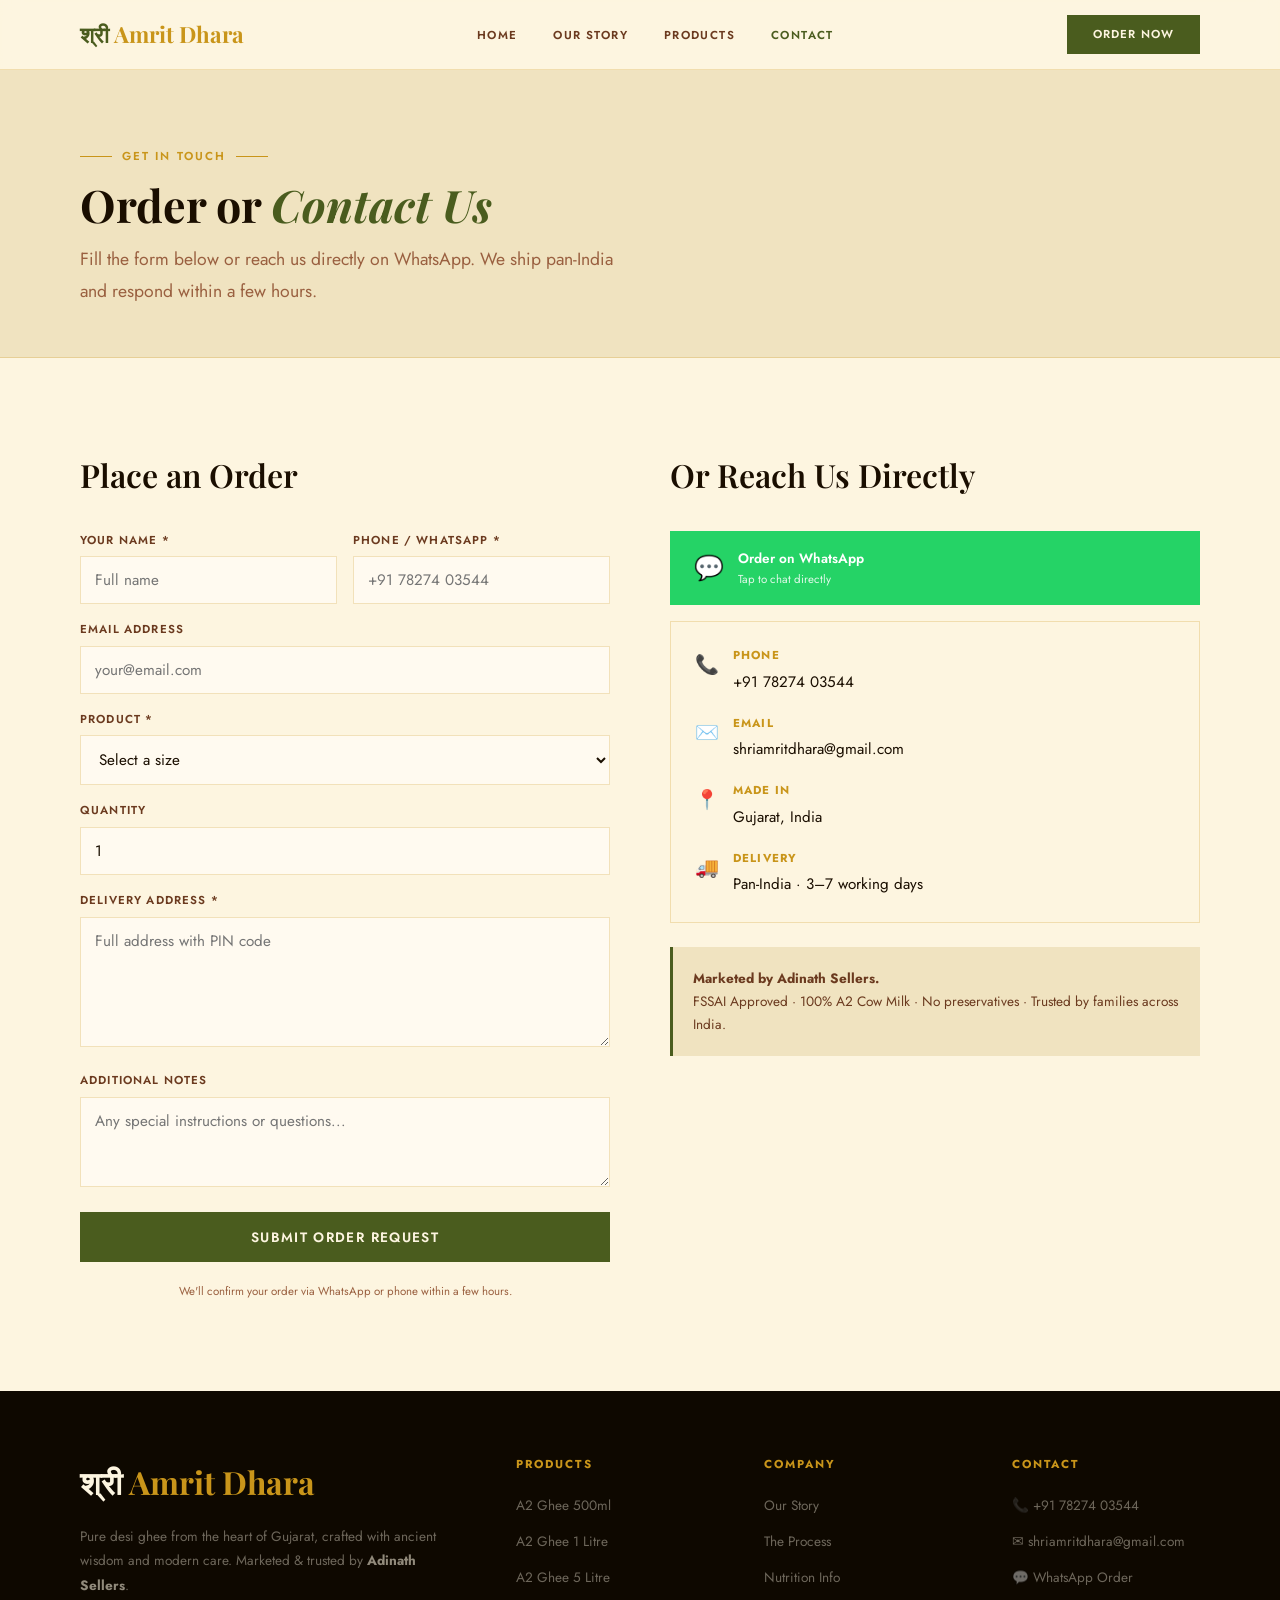
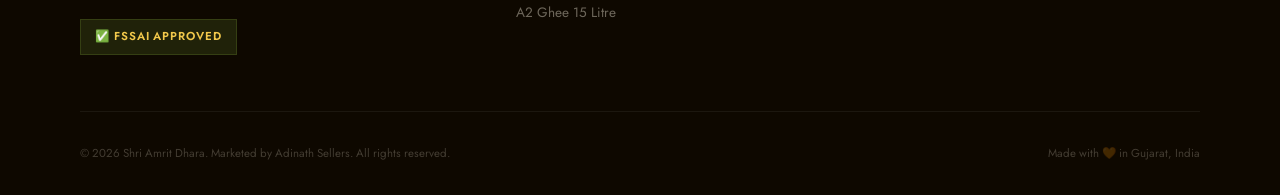
<file: contact.html>
<!DOCTYPE html>
<html lang="en">
<head>
  <meta charset="UTF-8">
  <meta name="viewport" content="width=device-width, initial-scale=1.0">
  <title>Contact & Order — Shri Amrit Dhara A2 Cow Ghee</title>
  <link rel="stylesheet" href="style.css">
</head>
<body>

  <!-- NAVIGATION -->
  <nav class="nav">
    <a href="index.html" class="nav-brand">श्री <span>Amrit Dhara</span></a>
    <ul class="nav-links">
      <li><a href="index.html">Home</a></li>
      <li><a href="about.html">Our Story</a></li>
      <li><a href="products.html">Products</a></li>
      <li><a href="contact.html" class="active">Contact</a></li>
    </ul>
    <a href="contact.html" class="nav-cta">Order Now</a>
  </nav>

  <div class="page-start"></div>


  <!-- PAGE HERO -->
  <div class="page-hero">
    <div class="label">Get in Touch</div>
    <h1 class="h2">Order or <em class="olive">Contact Us</em></h1>
    <p class="lead">
      Fill the form below or reach us directly on WhatsApp.
      We ship pan-India and respond within a few hours.
    </p>
  </div>


  <!-- ============================================================
       CONTACT LAYOUT
       ============================================================ -->
  <section class="section">
    <div class="two-col" style="gap: 60px; align-items: flex-start;">

      <!-- LEFT: Order Form -->
      <div>
        <h3 class="h3" style="margin-bottom: 28px;">Place an Order</h3>

        <!--
          HOW TO MAKE THIS FORM WORK ON NETLIFY:
          Netlify handles form submissions for free — no backend needed.
          Just add  data-netlify="true"  to the <form> tag (already done below).
          Netlify will email you every submission.
          Change the "action" to any thank-you page you want after submit.
        -->
        <form
          class="form"
          name="order"
          method="POST"
          data-netlify="true"
          action="/index.html"
        >
          <!-- Netlify needs this hidden input -->
          <input type="hidden" name="form-name" value="order">

          <div class="form-row">
            <div>
              <label for="name">Your Name *</label>
              <input type="text" id="name" name="name" placeholder="Full name" required>
            </div>
            <div>
              <label for="phone">Phone / WhatsApp *</label>
              <input type="tel" id="phone" name="phone" placeholder="+91 78274 03544" required>
            </div>
          </div>

          <div>
            <label for="email">Email Address</label>
            <input type="email" id="email" name="email" placeholder="your@email.com">
          </div>

          <div>
            <label for="product">Product *</label>
            <select id="product" name="product" required>
              <option value="" disabled selected>Select a size</option>
              <option value="500ml">A2 Cow Ghee — 500ml Glass Jar (₹1,100)</option>
              <option value="1L">A2 Cow Ghee — 1 Litre Glass Jar (₹2,200)</option>
              <option value="5L">A2 Cow Ghee — 5 Litre Tin (₹9,500)</option>
              <option value="15L">A2 Cow Ghee — 15 Litre Tin (₹27,000)</option>
            </select>
          </div>

          <div>
            <label for="qty">Quantity</label>
            <input type="number" id="qty" name="quantity" placeholder="How many units?" min="1" value="1">
          </div>

          <div>
            <label for="address">Delivery Address *</label>
            <textarea id="address" name="address" placeholder="Full address with PIN code" required></textarea>
          </div>

          <div>
            <label for="message">Additional Notes</label>
            <textarea id="message" name="message" placeholder="Any special instructions or questions..." style="min-height: 90px;"></textarea>
          </div>

          <button type="submit" class="btn btn-primary" style="width: 100%; font-size: var(--text-sm); padding: 15px;">
            Submit Order Request
          </button>

          <p style="font-size: var(--text-xs); color: var(--color-text-light); text-align: center; margin-top: 4px;">
            We'll confirm your order via WhatsApp or phone within a few hours.
          </p>
        </form>
      </div>

      <!-- RIGHT: Direct contact info -->
      <div>
        <h3 class="h3" style="margin-bottom: 28px;">Or Reach Us Directly</h3>

        <!-- WhatsApp button -->
        <a
          href="https://wa.me/917827403544?text=Hi%2C%20I%20want%20to%20order%20Amrit%20Dhara%20A2%20Ghee"
          target="_blank"
          style="
            display: flex; align-items: center; gap: 14px;
            background: #25D366; color: white;
            padding: 16px 24px; margin-bottom: 16px;
            font-size: var(--text-sm); font-weight: 600;
            transition: opacity 0.2s;
          "
        >
          <!--
            TO ACTIVATE WHATSAPP BUTTON:
            Replace  917827403544  with your actual phone number
            Example: 919876543210 for +91 98765 43210
          -->
          <span style="font-size: 1.5rem;">💬</span>
          <div>
            <div>Order on WhatsApp</div>
            <div style="font-size: var(--text-xs); opacity: 0.85; font-weight: 400;">Tap to chat directly</div>
          </div>
        </a>

        <!-- Contact details box -->
        <div style="
          border: 1px solid var(--color-border);
          padding: 24px;
          display: flex; flex-direction: column; gap: 18px;
        ">
          <div style="display: flex; gap: 14px; align-items: flex-start;">
            <span style="font-size: 1.2rem; flex-shrink: 0; margin-top: 2px;">📞</span>
            <div>
              <div style="font-size: var(--text-xs); font-weight: 700; letter-spacing: .1em; text-transform: uppercase; color: var(--color-gold); margin-bottom: 4px;">Phone</div>
              <!--
                REPLACE WITH YOUR ACTUAL NUMBER:
              -->
              <a href="tel:+917827403544" style="font-size: var(--text-base); color: var(--color-text-dark);">+91 78274 03544</a>
            </div>
          </div>

          <div style="display: flex; gap: 14px; align-items: flex-start;">
            <span style="font-size: 1.2rem; flex-shrink: 0; margin-top: 2px;">✉️</span>
            <div>
              <div style="font-size: var(--text-xs); font-weight: 700; letter-spacing: .1em; text-transform: uppercase; color: var(--color-gold); margin-bottom: 4px;">Email</div>
              <!--
                REPLACE WITH YOUR ACTUAL EMAIL:
              -->
              <a href="mailto:shriamritdhara@gmail.com" style="font-size: var(--text-base); color: var(--color-text-dark);">shriamritdhara@gmail.com</a>
            </div>
          </div>

          <div style="display: flex; gap: 14px; align-items: flex-start;">
            <span style="font-size: 1.2rem; flex-shrink: 0; margin-top: 2px;">📍</span>
            <div>
              <div style="font-size: var(--text-xs); font-weight: 700; letter-spacing: .1em; text-transform: uppercase; color: var(--color-gold); margin-bottom: 4px;">Made In</div>
              <div style="font-size: var(--text-base); color: var(--color-text-dark);">Gujarat, India</div>
            </div>
          </div>

          <div style="display: flex; gap: 14px; align-items: flex-start;">
            <span style="font-size: 1.2rem; flex-shrink: 0; margin-top: 2px;">🚚</span>
            <div>
              <div style="font-size: var(--text-xs); font-weight: 700; letter-spacing: .1em; text-transform: uppercase; color: var(--color-gold); margin-bottom: 4px;">Delivery</div>
              <div style="font-size: var(--text-base); color: var(--color-text-dark);">Pan-India · 3–7 working days</div>
            </div>
          </div>
        </div>

        <!-- Trust notes -->
        <div style="margin-top: 24px; padding: 20px; background: var(--color-cream-dark); border-left: 3px solid var(--color-olive);">
          <p style="font-size: var(--text-sm); color: var(--color-text-mid); line-height: 1.7;">
            <strong>Marketed by Adinath Sellers.</strong><br>
            FSSAI Approved · 100% A2 Cow Milk ·
            No preservatives · Trusted by families across India.
          </p>
        </div>
      </div>

    </div>
  </section>


  <!-- FOOTER -->
  <footer>
    <div class="footer-grid">
      <div>
        <div class="footer-brand-name">श्री <span>Amrit Dhara</span></div>
        <p class="footer-desc">
          Pure desi ghee from the heart of Gujarat, crafted with ancient wisdom
          and modern care. Marketed &amp; trusted by <strong style="color:rgba(253,245,224,.55)">Adinath Sellers</strong>.
        </p>
        <div class="footer-cert">✅ FSSAI Approved</div>
      </div>
      <div class="footer-col">
        <h5>Products</h5>
        <ul>
          <li><a href="products.html">A2 Ghee 500ml</a></li>
          <li><a href="products.html">A2 Ghee 1 Litre</a></li>
          <li><a href="products.html">A2 Ghee 5 Litre</a></li>
          <li><a href="products.html">A2 Ghee 15 Litre</a></li>
        </ul>
      </div>
      <div class="footer-col">
        <h5>Company</h5>
        <ul>
          <li><a href="about.html">Our Story</a></li>
          <li><a href="about.html">The Process</a></li>
          <li><a href="products.html">Nutrition Info</a></li>
        </ul>
      </div>
      <div class="footer-col">
        <h5>Contact</h5>
        <ul>
          <li><a href="tel:+917827403544">📞 +91 78274 03544</a></li>
          <li><a href="mailto:shriamritdhara@gmail.com">✉ shriamritdhara@gmail.com</a></li>
          <li><a href="https://wa.me/917827403544?text=Hi,%20I%20want%20to%20order%20Amrit%20Dhara%20A2%20Ghee" target="_blank">💬 WhatsApp Order</a></li>
        </ul>
      </div>
    </div>
    <div class="footer-bottom">
      <p>© 2026 Shri Amrit Dhara. Marketed by Adinath Sellers. All rights reserved.</p>
      <p>Made with 🧡 in Gujarat, India</p>
    </div>
  </footer>

</body>
</html>
</file>
<file: style.css>
/* ============================================================
   AMRIT DHARA — MASTER STYLESHEET
   style.css
   
   HOW TO USE THIS FILE:
   - All "EDIT HERE" sections are at the TOP of this file
   - Change a value once → it updates on every page
   - Sections below those are layout/structure (rarely need editing)
   ============================================================ */


/* ============================================================
   1. EDIT FONTS HERE
   ============================================================
   To change fonts:
   1. Go to fonts.google.com
   2. Pick a font, click "Get embed code"
   3. Replace the @import line below
   4. Replace the font name in the variables

   Current fonts:
   - Headings : Playfair Display (elegant serif)
   - Body text : Jost (clean, readable sans-serif)
   ============================================================ */

@import url('https://fonts.googleapis.com/css2?family=Playfair+Display:ital,wght@0,600;0,700;1,400&family=Jost:wght@300;400;500;600&display=swap');

:root {
  --font-heading : 'Playfair Display', Georgia, serif;
  --font-body    : 'Jost', Arial, sans-serif;

  --text-xs   : 0.72rem;   /* tiny labels */
  --text-sm   : 0.85rem;   /* captions, fine print */
  --text-base : 0.95rem;   /* body paragraphs */
  --text-md   : 1.1rem;    /* lead text */
  --text-lg   : 1.4rem;    /* sub-headings */
  --text-xl   : 2rem;      /* section headings */
  --text-2xl  : 2.8rem;    /* page titles */
  --text-3xl  : 3.6rem;    /* hero headline */
}


/* ============================================================
   2. EDIT COLORS HERE
   ============================================================ */

:root {
  /* Brand colors */
  --color-gold       : #c9951a;   /* gold accent — used for labels, icons */
  --color-gold-light : #f2c84b;   /* lighter gold — used in dark sections */
  --color-olive      : #4a5c1e;   /* main green — buttons, headers */
  --color-olive-dark : #384714;   /* darker green — hover states */

  /* Backgrounds */
  --color-cream      : #fdf5e0;   /* main page background */
  --color-cream-dark : #f0e3c0;   /* slightly darker cream — cards, alt rows */
  --color-ivory      : #fffaf0;   /* pure white-ish — product cards */
  --color-dark       : #1a0e00;   /* near-black — dark sections, footer */

  /* Text */
  --color-text-dark  : #1a0e00;   /* headings */
  --color-text-mid   : #6b3a1f;   /* subheadings, labels */
  --color-text-light : #9a6040;   /* body text, descriptions */

  /* Borders */
  --color-border     : rgba(201, 149, 26, 0.25);
}


/* ============================================================
   3. EDIT SPACING HERE
   ============================================================
   These control padding inside sections and gaps between elements.
   Increase a value to add more breathing room.
   ============================================================ */

:root {
  --section-padding-y : 90px;    /* top/bottom padding for each section */
  --section-padding-x : 80px;    /* left/right padding for each section */
  --card-padding      : 24px;    /* padding inside product / info cards */
  --card-gap          : 24px;    /* gap between cards in a grid */
  --nav-height        : 70px;    /* height of the top navigation bar */
}


/* ============================================================
   4. EDIT IMAGE SIZES HERE
   ============================================================
   aspect-ratio controls the shape of each image slot.
   "4/3" = landscape, "1/1" = square, "3/4" = portrait.
   ============================================================ */

:root {
  --img-hero-ratio    : 7/5;     /* hero product image shape */
  --img-card-ratio    : 1/1;     /* product card image shape */
  --img-story-ratio   : 1/1;     /* story section tall image */
  --img-wide-ratio   : 1/1;   /* fixed height for full-width image strips */
}


/* ============================================================
   RESET & BASE — no need to edit below here regularly
   ============================================================ */

*, *::before, *::after {
  box-sizing: border-box;
  margin: 0;
  padding: 0;
}

html {
  scroll-behavior: smooth;
}

body {
  font-family: var(--font-body);
  font-size: var(--text-base);
  background-color: var(--color-cream);
  color: var(--color-text-dark);
  line-height: 1.7;
  overflow-x: hidden;
}

img {
  display: block;
  width: 100%;
  height: 100%;
  object-fit: cover;
}

a {
  text-decoration: none;
  color: inherit;
}

ul {
  list-style: none;
}


/* ============================================================
   NAVIGATION
   ============================================================ */

.nav {
  position: fixed;
  top: 0; left: 0; right: 0;
  z-index: 100;
  height: var(--nav-height);
  display: flex;
  align-items: center;
  justify-content: space-between;
  padding: 0 var(--section-padding-x);
  background: rgba(253, 245, 224, 0.94);
  backdrop-filter: blur(10px);
  border-bottom: 1px solid var(--color-border);
}

.nav-brand {
  font-family: var(--font-heading);
  font-size: var(--text-lg);
  font-weight: 700;
  color: var(--color-olive);
}

.nav-brand span {
  color: var(--color-gold);
}

.nav-links {
  display: flex;
  gap: 36px;
}

.nav-links a {
  font-size: var(--text-xs);
  font-weight: 600;
  letter-spacing: 0.12em;
  text-transform: uppercase;
  color: var(--color-text-mid);
  transition: color 0.2s;
}

.nav-links a:hover,
.nav-links a.active {
  color: var(--color-olive);
}

.nav-cta {
  display: inline-block;
  background: var(--color-olive);
  color: var(--color-cream) !important;
  padding: 10px 26px;
  font-size: var(--text-xs);
  font-weight: 600;
  letter-spacing: 0.1em;
  text-transform: uppercase;
  transition: background 0.2s;
}

.nav-cta:hover {
  background: var(--color-olive-dark);
}

/* page offset so content isn't hidden behind fixed nav */
.page-start {
  padding-top: var(--nav-height);
}


/* ============================================================
   BUTTONS
   ============================================================ */

.btn {
  display: inline-block;
  padding: 13px 32px;
  font-family: var(--font-body);
  font-size: var(--text-xs);
  font-weight: 600;
  letter-spacing: 0.1em;
  text-transform: uppercase;
  cursor: pointer;
  border: none;
  transition: all 0.2s;
}

.btn-primary {
  background: var(--color-olive);
  color: var(--color-cream);
}

.btn-primary:hover {
  background: var(--color-olive-dark);
  transform: translateY(-2px);
}

.btn-outline {
  background: transparent;
  color: var(--color-olive);
  border: 1.5px solid var(--color-olive);
}

.btn-outline:hover {
  background: var(--color-olive);
  color: var(--color-cream);
}

.btn-gold {
  background: var(--color-gold);
  color: #fff;
}

.btn-gold:hover {
  background: var(--color-gold-light);
  color: var(--color-dark);
}


/* ============================================================
   SECTION WRAPPERS
   ============================================================ */

.section {
  padding: var(--section-padding-y) var(--section-padding-x);
}

.section-dark {
  background: var(--color-dark);
  padding: var(--section-padding-y) var(--section-padding-x);
}

.section-ivory {
  background: var(--color-ivory);
  padding: var(--section-padding-y) var(--section-padding-x);
}

.section-cream-dark {
  background: var(--color-cream-dark);
  padding: var(--section-padding-y) var(--section-padding-x);
}


/* ============================================================
   SECTION LABELS + HEADINGS (reusable across all pages)
   ============================================================ */

.label {
  display: inline-flex;
  align-items: center;
  gap: 10px;
  font-size: var(--text-xs);
  font-weight: 600;
  letter-spacing: 0.18em;
  text-transform: uppercase;
  color: var(--color-gold);
  margin-bottom: 16px;
}

.label::before,
.label::after {
  content: '';
  width: 32px;
  height: 1px;
  background: var(--color-gold);
  flex-shrink: 0;
}

.label-light {
  color: var(--color-gold-light);
}

.label-light::before,
.label-light::after {
  background: var(--color-gold-light);
}

.h1 {
  font-family: var(--font-heading);
  font-size: var(--text-3xl);
  font-weight: 700;
  line-height: 1.15;
  color: var(--color-text-dark);
}

.h2 {
  font-family: var(--font-heading);
  font-size: var(--text-2xl);
  font-weight: 700;
  line-height: 1.2;
  color: var(--color-text-dark);
  margin-bottom: 14px;
}

.h2-light {
  color: var(--color-cream);
}

.h3 {
  font-family: var(--font-heading);
  font-size: var(--text-xl);
  font-weight: 600;
  color: var(--color-text-dark);
}

.lead {
  font-size: var(--text-md);
  color: var(--color-text-light);
  line-height: 1.8;
  max-width: 540px;
}

.lead-light {
  color: rgba(253, 245, 224, 0.65);
}

em.gold {
  font-style: italic;
  color: var(--color-gold);
}

em.olive {
  font-style: italic;
  color: var(--color-olive);
}

em.gold-light {
  font-style: italic;
  color: var(--color-gold-light);
}

.text-center { text-align: center; }
.text-center .lead { margin: 0 auto; }


/* ============================================================
   IMAGE SLOTS
   Wrap your <img> tags in these divs to control shape/size.
   ============================================================ */

.img-hero {
  aspect-ratio: var(--img-hero-ratio);
  overflow: hidden;
  background: var(--color-cream-dark);
}

.img-card {
  aspect-ratio: var(--img-card-ratio);
  overflow: hidden;
  background: var(--color-cream-dark);
}

.img-story {
  aspect-ratio: var(--img-story-ratio);
  overflow: hidden;
  background: var(--color-cream-dark);
}

.img-wide {
  height: var(--img-wide-height);
  overflow: hidden;
  background: var(--color-cream-dark);
}

.img-full {
  /* full-width strip — set height inline if needed */
  width: 100%;
  overflow: hidden;
  background: var(--color-dark);
}


/* ============================================================
   TRUST BAR
   ============================================================ */

.trust-bar {
  background: var(--color-olive);
  padding: 14px var(--section-padding-x);
  display: flex;
  justify-content: center;
  flex-wrap: wrap;
  gap: 48px;
}

.trust-item {
  display: flex;
  align-items: center;
  gap: 8px;
  font-size: var(--text-xs);
  font-weight: 600;
  letter-spacing: 0.1em;
  text-transform: uppercase;
  color: var(--color-cream-dark);
}


/* ============================================================
   PRODUCT CARDS
   ============================================================ */

.products-grid {
  display: grid;
  grid-template-columns: repeat(4, 1fr);
  gap: var(--card-gap);
}

.product-card {
  background: var(--color-ivory);
  border: 1px solid var(--color-border);
  display: flex;
  flex-direction: column;
  transition: transform 0.25s, box-shadow 0.25s;
}

.product-card:hover {
  transform: translateY(-5px);
  box-shadow: 0 16px 40px rgba(62, 31, 0, 0.1);
}

.product-card .img-card {
  position: relative;
}

.product-badge {
  position: absolute;
  top: 10px; left: 10px;
  background: var(--color-olive);
  color: var(--color-cream);
  font-size: 0.6rem;
  font-weight: 700;
  letter-spacing: 0.1em;
  text-transform: uppercase;
  padding: 4px 10px;
}

.product-badge.gold {
  background: var(--color-gold);
}

.product-info {
  padding: var(--card-padding);
  flex: 1;
  display: flex;
  flex-direction: column;
}

.product-info h3 {
  font-family: var(--font-heading);
  font-size: var(--text-lg);
  font-weight: 600;
  color: var(--color-text-dark);
  margin-bottom: 4px;
}

.product-info .volume {
  font-size: var(--text-xs);
  color: var(--color-text-light);
  letter-spacing: 0.08em;
  text-transform: uppercase;
  margin-bottom: 12px;
}

.product-info .price {
  font-family: var(--font-heading);
  font-size: var(--text-xl);
  font-weight: 700;
  color: var(--color-olive);
  margin-top: auto;
  margin-bottom: 16px;
}

.product-info .btn {
  width: 100%;
  text-align: center;
}


/* ============================================================
   BENEFITS LIST
   ============================================================ */

.benefits-list {
  display: flex;
  flex-direction: column;
  margin-top: 36px;
}

.benefit-item {
  display: flex;
  align-items: flex-start;
  gap: 16px;
  padding: 16px 0;
  border-bottom: 1px solid rgba(255, 255, 255, 0.07);
  transition: padding-left 0.2s;
}

.benefit-item:hover {
  padding-left: 6px;
}

.benefit-check {
  width: 34px;
  height: 34px;
  border-radius: 50%;
  background: rgba(201, 149, 26, 0.15);
  border: 1px solid rgba(201, 149, 26, 0.4);
  display: flex;
  align-items: center;
  justify-content: center;
  color: var(--color-gold-light);
  font-size: 0.85rem;
  flex-shrink: 0;
}

.benefit-text h4 {
  font-size: var(--text-base);
  font-weight: 600;
  color: var(--color-cream);
  margin-bottom: 2px;
}

.benefit-text p {
  font-size: var(--text-sm);
  color: rgba(253, 245, 224, 0.5);
  line-height: 1.5;
}


/* ============================================================
   PROCESS STEPS
   ============================================================ */

.steps {
  display: flex;
  flex-direction: column;
  gap: 24px;
  margin-top: 36px;
}

.step {
  display: flex;
  gap: 20px;
  align-items: flex-start;
}

.step-num {
  font-family: var(--font-heading);
  font-size: 2.5rem;
  font-weight: 700;
  color: rgba(201, 149, 26, 0.2);
  line-height: 1;
  flex-shrink: 0;
  width: 50px;
}

.step-body h4 {
  font-family: var(--font-heading);
  font-size: var(--text-base);
  font-weight: 600;
  color: var(--color-text-dark);
  margin-bottom: 4px;
}

.step-body p {
  font-size: var(--text-sm);
  color: var(--color-text-light);
  line-height: 1.7;
}


/* ============================================================
   NUTRITION TABLE
   ============================================================ */

.nutrition-table {
  width: 100%;
  border-collapse: collapse;
  margin-top: 28px;
}

.nutrition-table caption {
  font-family: var(--font-heading);
  font-size: var(--text-base);
  font-weight: 700;
  text-align: left;
  padding-bottom: 14px;
  color: var(--color-text-dark);
}

.nutrition-table th {
  background: var(--color-olive);
  color: var(--color-cream);
  font-size: var(--text-xs);
  font-weight: 600;
  letter-spacing: 0.1em;
  text-transform: uppercase;
  padding: 10px 14px;
  text-align: left;
}

.nutrition-table td {
  padding: 10px 14px;
  font-size: var(--text-sm);
  color: var(--color-text-dark);
  border-bottom: 1px solid var(--color-border);
}

.nutrition-table tr:nth-child(even) td {
  background: rgba(201, 149, 26, 0.05);
}

.nutrition-table td:last-child {
  text-align: right;
  font-weight: 600;
  color: var(--color-olive);
}


/* ============================================================
   TESTIMONIALS
   ============================================================ */

.testimonials-grid {
  display: grid;
  grid-template-columns: repeat(3, 1fr);
  gap: var(--card-gap);
  margin-top: 56px;
}

.t-card {
  background: rgba(255, 255, 255, 0.04);
  border: 1px solid rgba(255, 255, 255, 0.07);
  padding: 32px;
}

.t-quote {
  font-family: var(--font-heading);
  font-size: 4rem;
  color: rgba(201, 149, 26, 0.3);
  line-height: 0.8;
  margin-bottom: 14px;
}

.t-stars {
  color: var(--color-gold-light);
  font-size: var(--text-sm);
  letter-spacing: 0.05em;
  margin-bottom: 14px;
}

.t-text {
  font-size: var(--text-base);
  font-style: italic;
  color: rgba(253, 245, 224, 0.72);
  line-height: 1.8;
  margin-bottom: 24px;
}

.t-author {
  display: flex;
  align-items: center;
  gap: 12px;
}

.t-avatar {
  width: 38px;
  height: 38px;
  border-radius: 50%;
  background: var(--color-olive);
  display: flex;
  align-items: center;
  justify-content: center;
  font-family: var(--font-heading);
  font-size: var(--text-base);
  font-weight: 700;
  color: var(--color-cream);
  flex-shrink: 0;
}

.t-name {
  font-size: var(--text-sm);
  font-weight: 600;
  color: var(--color-cream);
  display: block;
}

.t-loc {
  font-size: var(--text-xs);
  color: rgba(253, 245, 224, 0.35);
  letter-spacing: 0.08em;
  text-transform: uppercase;
}


/* ============================================================
   FOOTER
   ============================================================ */

footer {
  background: #0e0800;
  padding: 64px var(--section-padding-x) 32px;
}

.footer-grid {
  display: grid;
  grid-template-columns: 2fr 1fr 1fr 1fr;
  gap: 60px;
  padding-bottom: 56px;
  border-bottom: 1px solid rgba(255, 255, 255, 0.06);
  margin-bottom: 32px;
}

.footer-brand-name {
  font-family: var(--font-heading);
  font-size: var(--text-xl);
  font-weight: 700;
  color: var(--color-cream);
  margin-bottom: 14px;
}

.footer-brand-name span {
  color: var(--color-gold);
}

.footer-desc {
  font-size: var(--text-sm);
  color: rgba(253, 245, 224, 0.4);
  line-height: 1.8;
  margin-bottom: 22px;
}

.footer-cert {
  display: inline-flex;
  align-items: center;
  gap: 8px;
  background: rgba(74, 92, 30, 0.3);
  border: 1px solid rgba(74, 92, 30, 0.5);
  padding: 7px 14px;
  font-size: var(--text-xs);
  color: var(--color-gold-light);
  letter-spacing: 0.08em;
  text-transform: uppercase;
  font-weight: 600;
}

.footer-col h5 {
  font-size: var(--text-xs);
  font-weight: 700;
  letter-spacing: 0.18em;
  text-transform: uppercase;
  color: var(--color-gold);
  margin-bottom: 18px;
}

.footer-col ul {
  display: flex;
  flex-direction: column;
  gap: 10px;
}

.footer-col ul a {
  font-size: var(--text-sm);
  color: rgba(253, 245, 224, 0.4);
  transition: color 0.2s;
}

.footer-col ul a:hover {
  color: var(--color-cream);
}

.footer-bottom {
  display: flex;
  justify-content: space-between;
  align-items: center;
  flex-wrap: wrap;
  gap: 10px;
}

.footer-bottom p {
  font-size: var(--text-xs);
  color: rgba(253, 245, 224, 0.22);
}


/* ============================================================
   TWO-COLUMN LAYOUT HELPER
   ============================================================ */

.two-col {
  display: grid;
  grid-template-columns: 1fr 1fr;
  gap: 80px;
  align-items: center;
}

.two-col.flip > :first-child {
  order: 2;
}

.two-col.flip > :last-child {
  order: 1;
}


/* ============================================================
   CONTACT FORM
   ============================================================ */

.form {
  display: flex;
  flex-direction: column;
  gap: 16px;
}

.form-row {
  display: grid;
  grid-template-columns: 1fr 1fr;
  gap: 16px;
}

.form label {
  font-size: var(--text-xs);
  font-weight: 600;
  letter-spacing: 0.1em;
  text-transform: uppercase;
  color: var(--color-text-mid);
  margin-bottom: 6px;
  display: block;
}

.form input,
.form select,
.form textarea {
  width: 100%;
  padding: 12px 14px;
  font-family: var(--font-body);
  font-size: var(--text-base);
  background: var(--color-ivory);
  border: 1.5px solid var(--color-border);
  color: var(--color-text-dark);
  outline: none;
  transition: border-color 0.2s;
}

.form input:focus,
.form select:focus,
.form textarea:focus {
  border-color: var(--color-olive);
}

.form textarea {
  resize: vertical;
  min-height: 130px;
}


/* ============================================================
   PAGE HERO (for inner pages — smaller than homepage)
   ============================================================ */

.page-hero {
  background: var(--color-cream-dark);
  padding: 70px var(--section-padding-x) 50px;
  border-bottom: 1px solid var(--color-border);
}

.page-hero .label {
  margin-bottom: 12px;
}

.page-hero .h2 {
  margin-bottom: 12px;
}

.page-hero .lead {
  max-width: 560px;
}


/* ============================================================
   RESPONSIVE
   ============================================================ */

@media (max-width: 1024px) {
  :root {
    --section-padding-x : 32px;
    --section-padding-y : 60px;
    --text-3xl          : 2.4rem;
    --text-2xl          : 1.9rem;
  }

  .nav-links { display: none; }
  .nav { padding: 0 32px; }

  .two-col { grid-template-columns: 1fr; gap: 40px; }
  .two-col.flip > :first-child { order: 0; }
  .two-col.flip > :last-child  { order: 0; }

  .products-grid { grid-template-columns: 1fr 1fr; }
  .testimonials-grid { grid-template-columns: 1fr; }
  .footer-grid { grid-template-columns: 1fr 1fr; gap: 40px; }
  .trust-bar { gap: 24px; }
  .form-row { grid-template-columns: 1fr; }
}

@media (max-width: 600px) {
  :root {
    --section-padding-x : 20px;
    --text-3xl          : 2rem;
  }

  .products-grid { grid-template-columns: 1fr; }
  .footer-grid { grid-template-columns: 1fr; }
}
</file>
